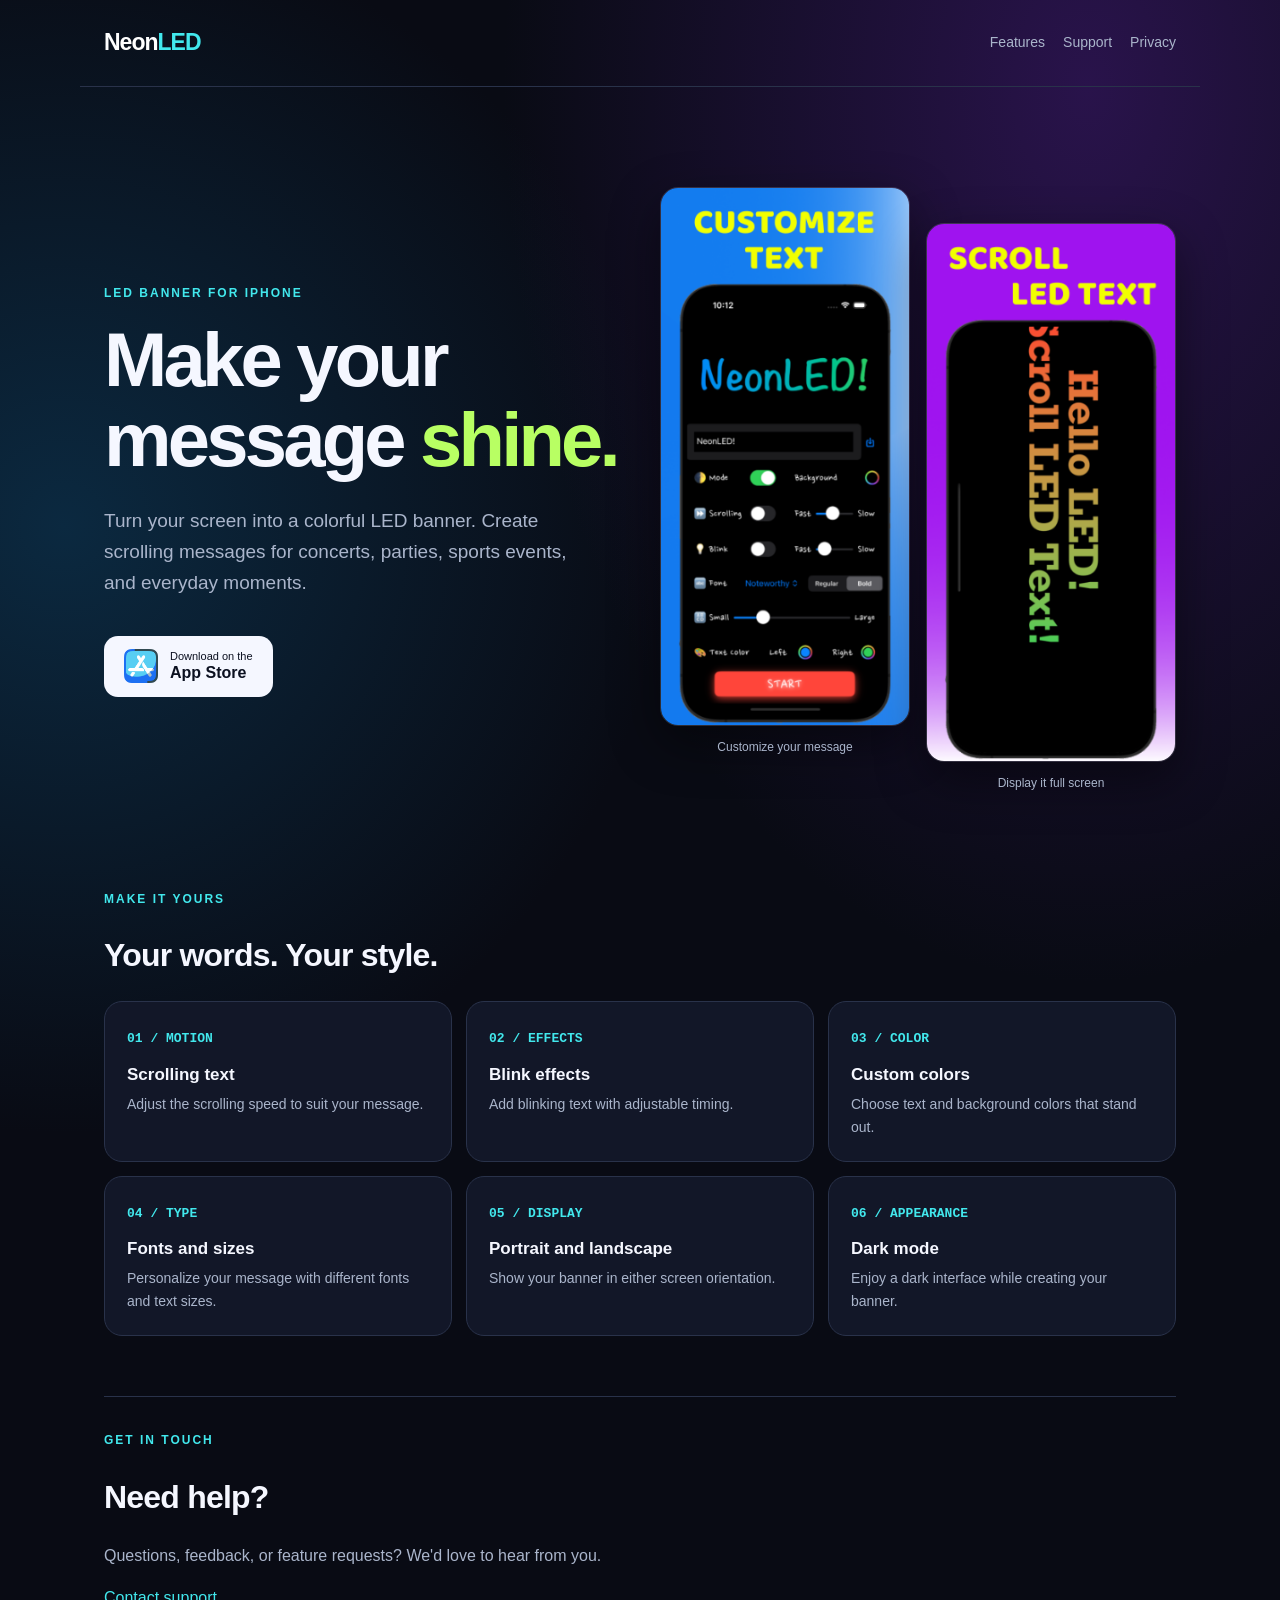
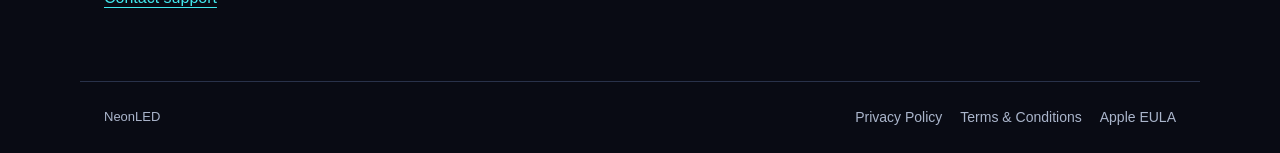
<file: index.html>
<!doctype html><html lang="en"><head><meta charset="utf-8"><meta name="viewport" content="width=device-width, initial-scale=1"><meta name="description" content="Turn your iPhone into a colorful scrolling LED banner with NeonLED."><meta name="theme-color" content="#090b14"><title>NeonLED | LED Banner for iPhone</title><link rel="stylesheet" href="style.css"></head><body>
<header><a class="brand" href="./">Neon<span>LED</span></a><nav aria-label="Main navigation"><a href="#features">Features</a><a href="#support">Support</a><a href="privacy.html">Privacy</a></nav></header>
<main><section class="hero"><div><div class="eyebrow">LED banner for iPhone</div><h1>Make your<br>message <span>shine.</span></h1><p class="lead">Turn your screen into a colorful LED banner. Create scrolling messages for concerts, parties, sports events, and everyday moments.</p><a class="cta" href="https://apps.apple.com/us/app/neonled-led-banner/id6474363843"><img src="appstore.png" alt=""><span><small>Download on the</small>App Store</span></a></div><div class="screens"><figure><img src="Screenshot1.png" alt="NeonLED text customization controls"><figcaption>Customize your message</figcaption></figure><figure><img src="Screenshot2.png" alt="Colorful scrolling LED banner in landscape mode"><figcaption>Display it full screen</figcaption></figure></div></section>
<section class="features" id="features"><div class="eyebrow">Make it yours</div><h2>Your words. Your style.</h2><div class="grid">
<div class="tile"><span class="num">01 / MOTION</span><b>Scrolling text</b><p>Adjust the scrolling speed to suit your message.</p></div><div class="tile"><span class="num">02 / EFFECTS</span><b>Blink effects</b><p>Add blinking text with adjustable timing.</p></div><div class="tile"><span class="num">03 / COLOR</span><b>Custom colors</b><p>Choose text and background colors that stand out.</p></div><div class="tile"><span class="num">04 / TYPE</span><b>Fonts and sizes</b><p>Personalize your message with different fonts and text sizes.</p></div><div class="tile"><span class="num">05 / DISPLAY</span><b>Portrait and landscape</b><p>Show your banner in either screen orientation.</p></div><div class="tile"><span class="num">06 / APPEARANCE</span><b>Dark mode</b><p>Enjoy a dark interface while creating your banner.</p></div></div></section>
<section class="support" id="support"><div class="eyebrow">Get in touch</div><h2>Need help?</h2><p>Questions, feedback, or feature requests? We'd love to hear from you.</p><a href="mailto:appdeveloperkim@gmail.com">Contact support</a></section></main><footer><span>NeonLED</span><nav aria-label="Legal"><a href="privacy.html">Privacy Policy</a><a href="terms.html">Terms &amp; Conditions</a><a href="https://www.apple.com/legal/internet-services/itunes/dev/stdeula/">Apple EULA</a></nav></footer></body></html>
</file>
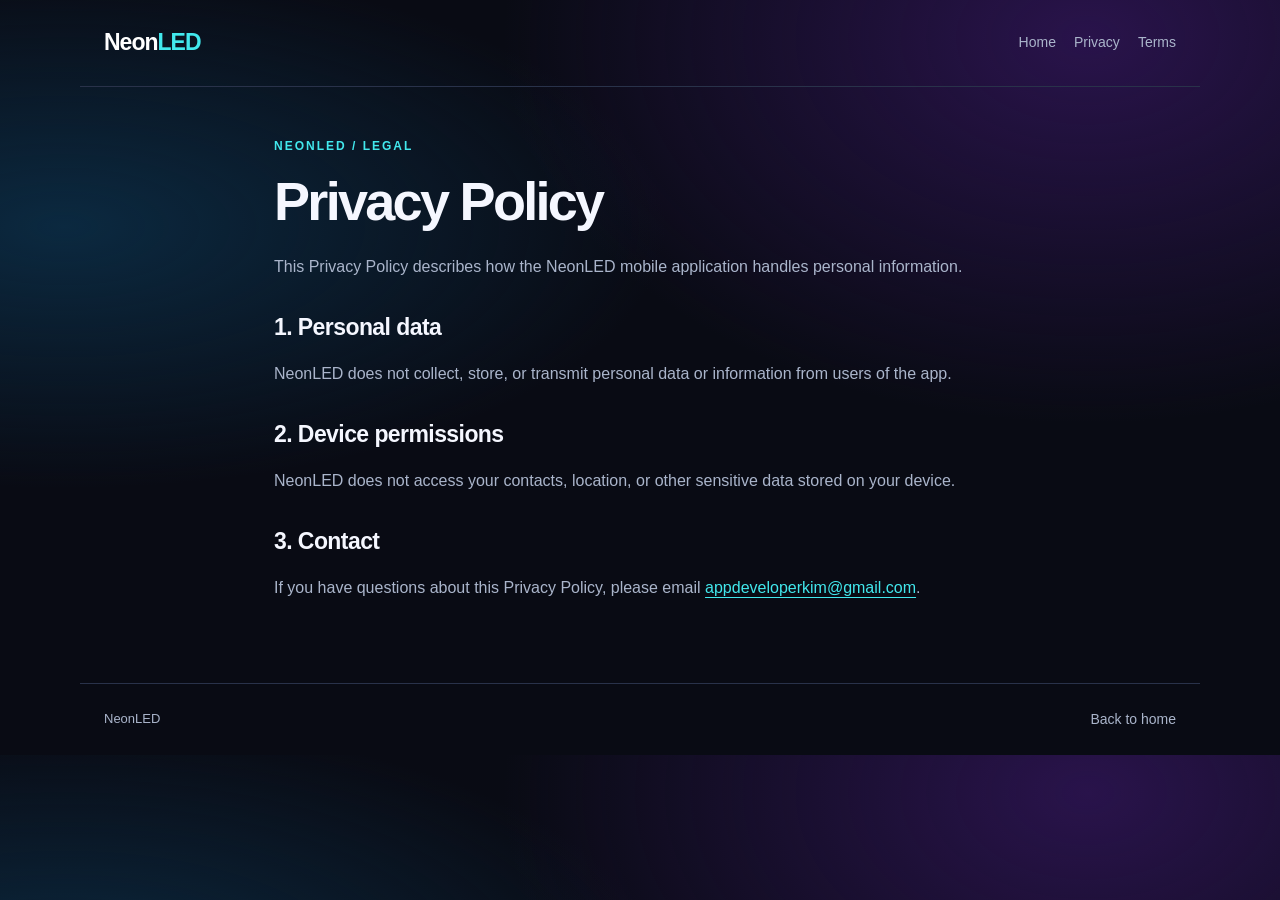
<file: privacy.html>
<!doctype html><html lang="en"><head><meta charset="utf-8"><meta name="viewport" content="width=device-width,initial-scale=1"><title>Privacy Policy | NeonLED</title><link rel="stylesheet" href="style.css"></head><body><header><a class="brand" href="./">Neon<span>LED</span></a><nav><a href="./">Home</a><a href="privacy.html">Privacy</a><a href="terms.html">Terms</a></nav></header><main class="legal"><div class="eyebrow">NeonLED / Legal</div><h1>Privacy Policy</h1><p>This Privacy Policy describes how the NeonLED mobile application handles personal information.</p><h2>1. Personal data</h2><p>NeonLED does not collect, store, or transmit personal data or information from users of the app.</p><h2>2. Device permissions</h2><p>NeonLED does not access your contacts, location, or other sensitive data stored on your device.</p><h2>3. Contact</h2><p>If you have questions about this Privacy Policy, please email <a href="mailto:appdeveloperkim@gmail.com">appdeveloperkim@gmail.com</a>.</p></main><footer><span>NeonLED</span><a href="./">Back to home</a></footer></body></html>
</file>
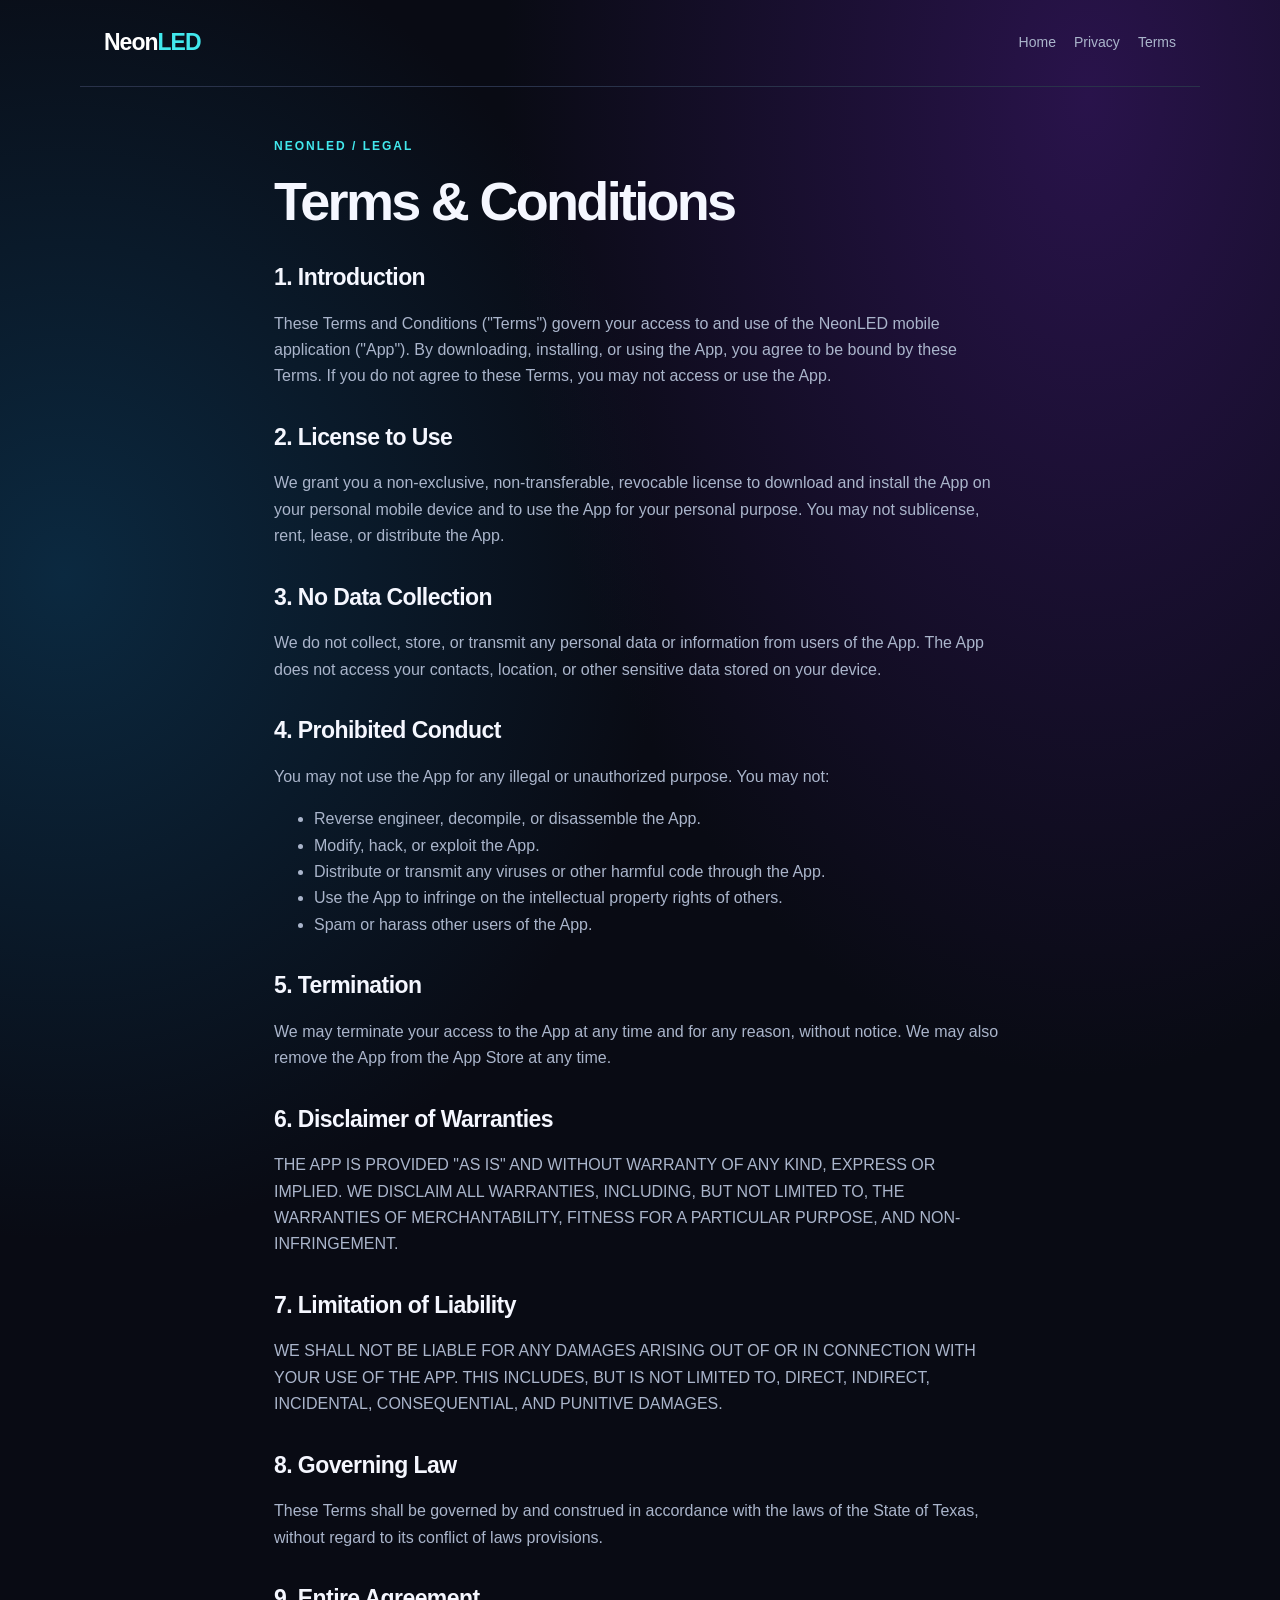
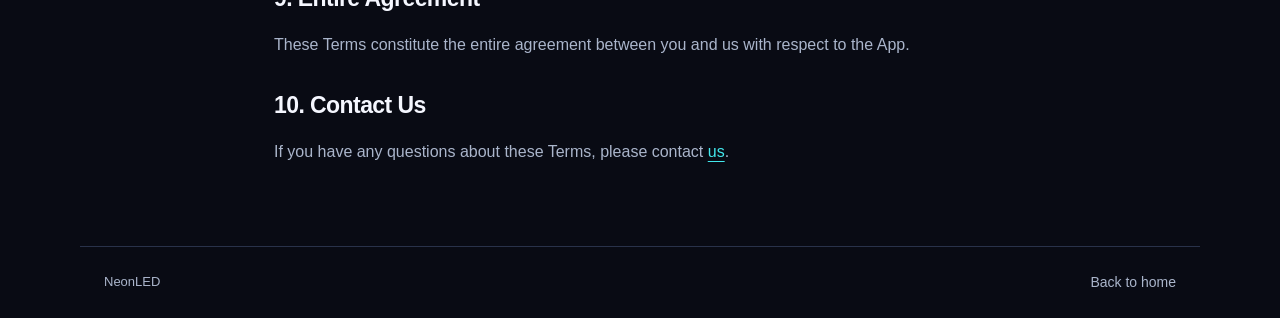
<file: terms.html>
<!doctype html><html lang="en"><head><meta charset="utf-8"><meta name="viewport" content="width=device-width,initial-scale=1"><title>Terms &amp; Conditions | NeonLED</title><link rel="stylesheet" href="style.css"></head><body><header><a class="brand" href="./">Neon<span>LED</span></a><nav><a href="./">Home</a><a href="privacy.html">Privacy</a><a href="terms.html">Terms</a></nav></header><main class="legal"><div class="eyebrow">NeonLED / Legal</div><h1>Terms &amp; Conditions</h1><h2>1. Introduction</h2><p>These Terms and Conditions (&quot;Terms&quot;) govern your access to and use of the NeonLED mobile application (&quot;App&quot;). By downloading, installing, or using the App, you agree to be bound by these Terms. If you do not agree to these Terms, you may not access or use the App.</p><h2>2. License to Use</h2><p>We grant you a non-exclusive, non-transferable, revocable license to download and install the App on your personal mobile device and to use the App for your personal purpose. You may not sublicense, rent, lease, or distribute the App.</p><h2>3. No Data Collection</h2><p>We do not collect, store, or transmit any personal data or information from users of the App. The App does not access your contacts, location, or other sensitive data stored on your device.</p><h2>4. Prohibited Conduct</h2><p>You may not use the App for any illegal or unauthorized purpose. You may not:</p><ul><li>Reverse engineer, decompile, or disassemble the App.</li><li>Modify, hack, or exploit the App.</li><li>Distribute or transmit any viruses or other harmful code through the App.</li><li>Use the App to infringe on the intellectual property rights of others.</li><li>Spam or harass other users of the App.</li></ul><h2>5. Termination</h2><p>We may terminate your access to the App at any time and for any reason, without notice. We may also remove the App from the App Store at any time.</p><h2>6. Disclaimer of Warranties</h2><p>THE APP IS PROVIDED &quot;AS IS&quot; AND WITHOUT WARRANTY OF ANY KIND, EXPRESS OR IMPLIED. WE DISCLAIM ALL WARRANTIES, INCLUDING, BUT NOT LIMITED TO, THE WARRANTIES OF MERCHANTABILITY, FITNESS FOR A PARTICULAR PURPOSE, AND NON-INFRINGEMENT.</p><h2>7. Limitation of Liability</h2><p>WE SHALL NOT BE LIABLE FOR ANY DAMAGES ARISING OUT OF OR IN CONNECTION WITH YOUR USE OF THE APP. THIS INCLUDES, BUT IS NOT LIMITED TO, DIRECT, INDIRECT, INCIDENTAL, CONSEQUENTIAL, AND PUNITIVE DAMAGES.</p><h2>8. Governing Law</h2><p>These Terms shall be governed by and construed in accordance with the laws of the State of Texas, without regard to its conflict of laws provisions.</p><h2>9. Entire Agreement</h2><p>These Terms constitute the entire agreement between you and us with respect to the App.</p><h2>10. Contact Us</h2><p>If you have any questions about these Terms, please contact <a href="mailto:appdeveloperkim@gmail.com">us</a>.</p></main><footer><span>NeonLED</span><a href="./">Back to home</a></footer></body></html>
</file>
<file: style.css>
:root{color-scheme:dark;--bg:#090b14;--panel:#121728;--ink:#f5f7ff;--muted:#aab5cb;--line:#29324a;--cyan:#42e8ed;--green:#b8ff63}*{box-sizing:border-box}body{margin:0;background:radial-gradient(ellipse at 85% 5%,#29134b 0,transparent 38%),radial-gradient(ellipse at 5% 30%,#0b2940 0,transparent 35%),var(--bg);color:var(--ink);font:16px/1.65 -apple-system,BlinkMacSystemFont,'Segoe UI',sans-serif}a{color:var(--cyan);text-underline-offset:4px}a:hover{color:white}a:focus-visible{outline:3px solid var(--green);outline-offset:5px}header,main,footer{max-width:1120px;margin:auto;padding:24px}header{display:flex;justify-content:space-between;align-items:center;gap:20px;border-bottom:1px solid var(--line)}.brand{font-weight:800;font-size:23px;color:white;text-decoration:none;letter-spacing:-1px}.brand span{color:var(--cyan)}nav{display:flex;flex-wrap:wrap;gap:18px}nav a,footer a{color:var(--muted);text-decoration:none;font-size:14px}.hero{display:grid;grid-template-columns:1fr 1fr;align-items:center;gap:40px;padding:76px 0}.eyebrow{font-size:12px;font-weight:800;letter-spacing:2px;color:var(--cyan);text-transform:uppercase}h1{font-size:clamp(42px,6vw,76px);line-height:1.06;letter-spacing:-.05em;margin:16px 0 24px}h1 span{color:var(--green)}h2{font-size:32px;line-height:1.2;letter-spacing:-.025em}p{color:var(--muted)}.lead{font-size:19px;max-width:480px}.cta{display:inline-flex;align-items:center;gap:12px;background:#f5f7ff;color:#0b1020;text-decoration:none;padding:13px 20px;border-radius:14px;font-weight:750;margin-top:18px;line-height:1.3}.cta:hover{background:var(--cyan);color:#0b1020}.cta img{width:34px;height:34px}.cta small{display:block;font-weight:500;font-size:11px}.screens{display:grid;grid-template-columns:1fr 1fr;gap:16px;align-items:start}.screens figure{margin:0;text-align:center}.screens img{width:100%;height:auto;display:block;border-radius:18px;border:1px solid #ffffff25;box-shadow:0 18px 50px #0007}.screens figure:nth-child(2){margin-top:36px}figcaption{font-size:12px;color:var(--muted);margin-top:12px}.features{padding:20px 0 60px}.grid{display:grid;grid-template-columns:repeat(3,1fr);gap:14px}.tile{padding:22px;border:1px solid var(--line);background:var(--panel);border-radius:18px}.tile b{display:block;font-size:17px;margin:10px 0 4px}.tile p{font-size:14px;margin:0}.num{font:700 13px/1 monospace;color:var(--cyan)}.support{border-top:1px solid var(--line);padding:34px 0 45px}footer{border-top:1px solid var(--line);display:flex;flex-wrap:wrap;justify-content:space-between;gap:16px;color:var(--muted);font-size:13px}.legal{max-width:780px;padding-top:50px;padding-bottom:65px}.legal h1{font-size:clamp(36px,6vw,54px)}.legal h2{font-size:23px;margin-top:34px}.legal li{color:var(--muted)}@media(max-width:700px){header{align-items:flex-start;flex-direction:column}.hero{grid-template-columns:1fr;gap:35px;padding:40px 0}.grid{grid-template-columns:1fr 1fr}.screens{max-width:500px}.screens figure:nth-child(2){margin-top:22px}}@media(max-width:380px){.grid{grid-template-columns:1fr}header,main,footer{padding:18px}}
</file>
